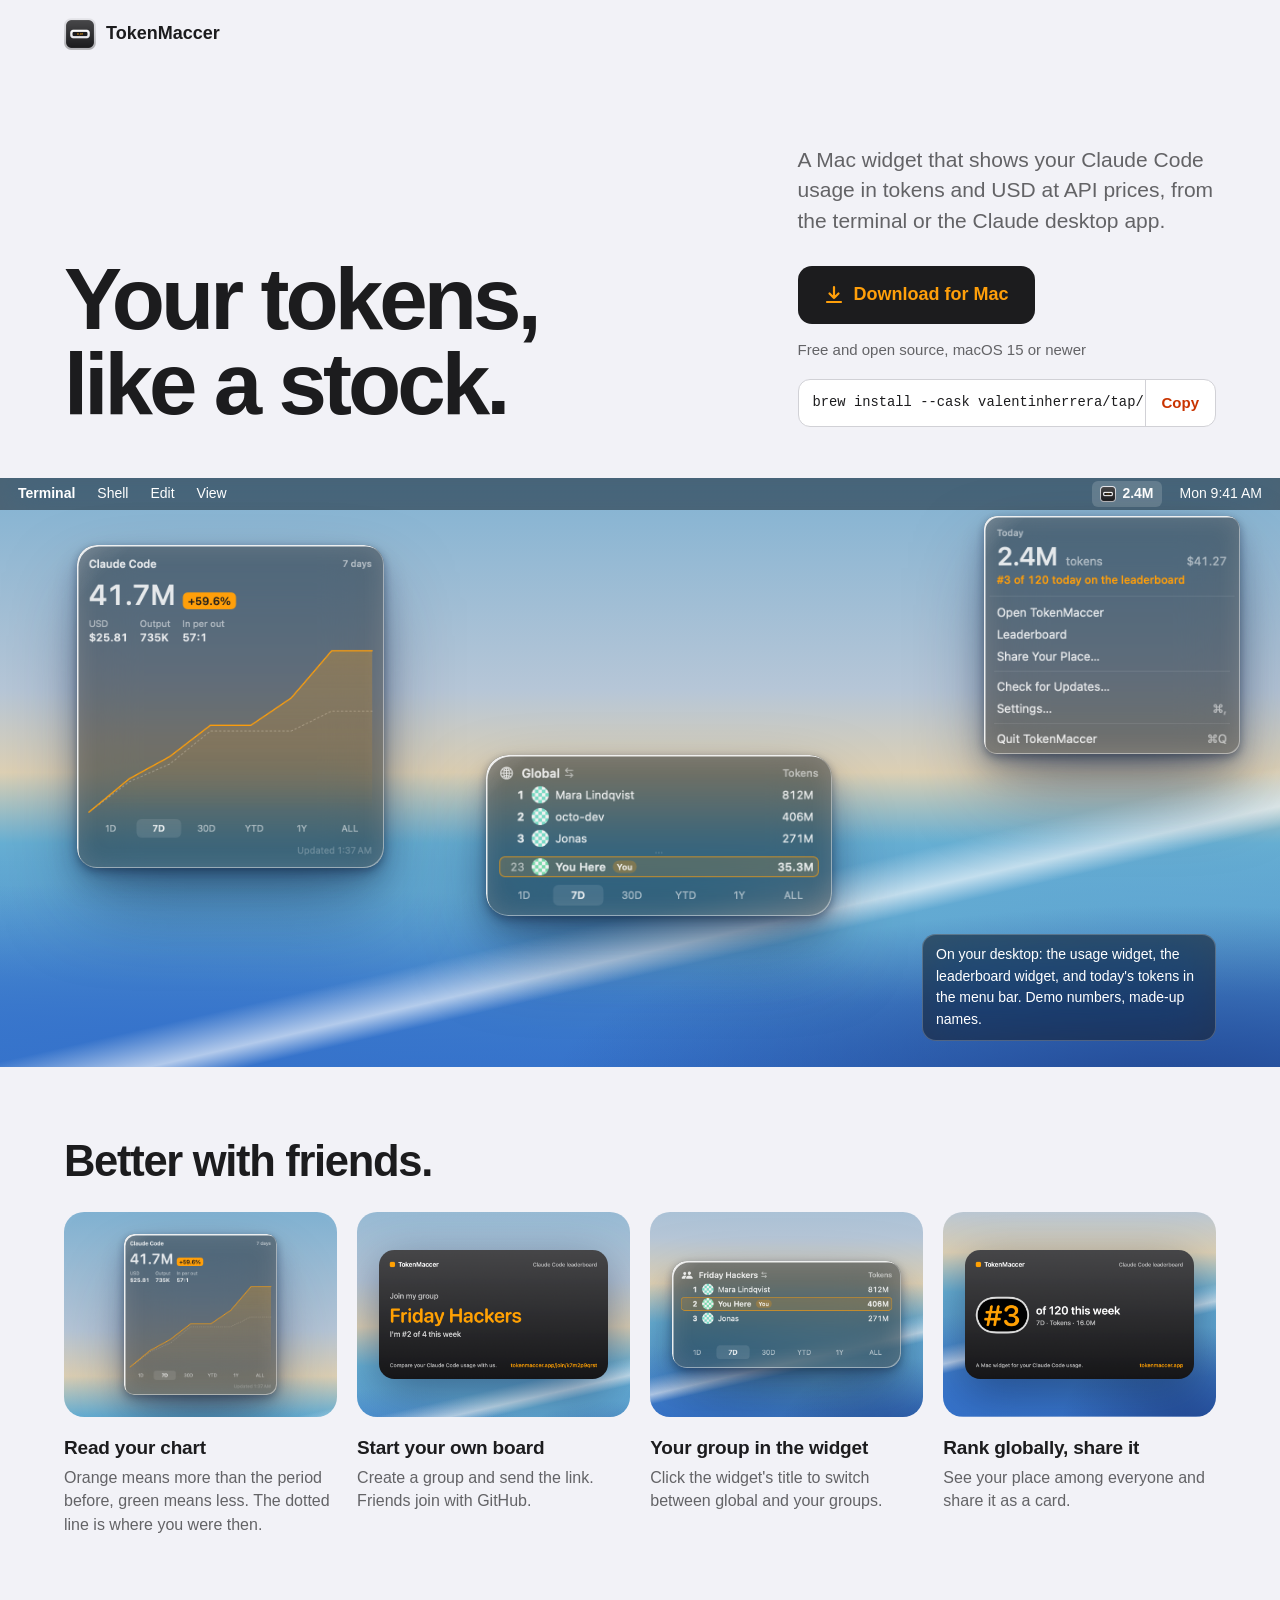
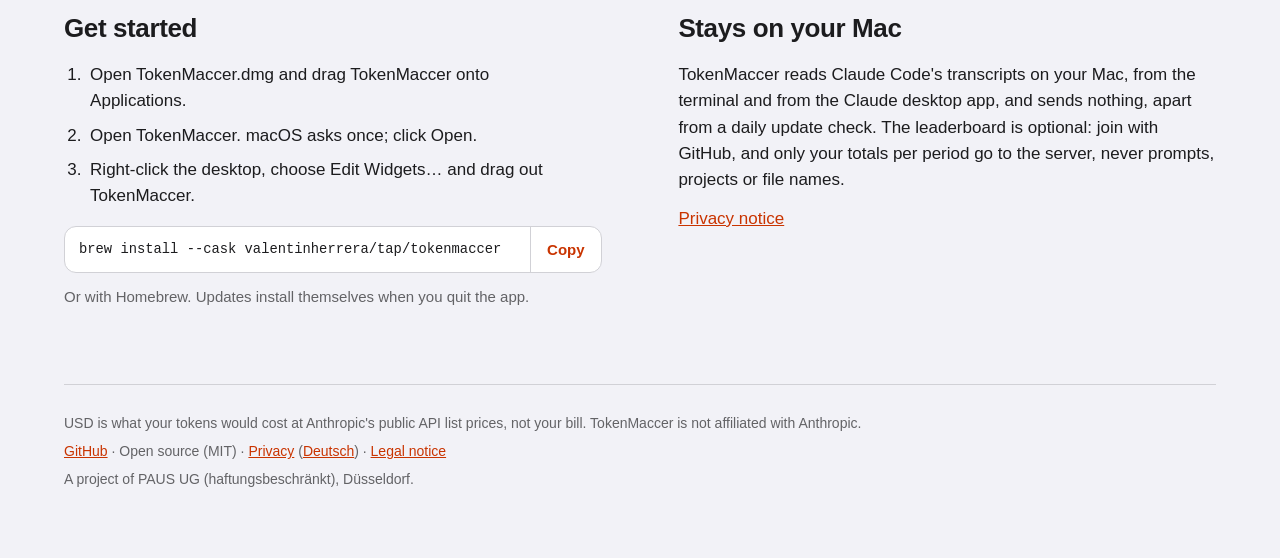
<file: docs/index.html>
<!doctype html>
<html lang="en">
<head>
<meta charset="utf-8">
<meta name="viewport" content="width=device-width, initial-scale=1">
<title>TokenMaccer for Mac</title>
<meta name="description" content="A Mac widget that shows your Claude Code usage, in the terminal or the Claude desktop app, in tokens and USD at API prices. Free, open source, for macOS 15 or newer.">
<meta name="color-scheme" content="light dark">
<link rel="icon" href="assets/icon.png">
<link rel="apple-touch-icon" href="/assets/icon.png">
<!-- Link preview (iMessage, WhatsApp, Slack, X, LinkedIn): picture from scripts/render_og_images.sh -->
<meta property="og:type" content="website">
<meta property="og:site_name" content="TokenMaccer">
<meta property="og:url" content="https://tokenmaccer.app/">
<meta property="og:title" content="TokenMaccer: your tokens, like a stock">
<meta property="og:description" content="A free Mac widget that shows your Claude Code usage, in the terminal or the Claude desktop app, in tokens and USD, with an optional leaderboard for you and your friends.">
<meta property="og:image" content="https://tokenmaccer.app/assets/og.jpg">
<meta property="og:image:type" content="image/jpeg">
<meta property="og:image:width" content="1200">
<meta property="og:image:height" content="630">
<meta property="og:image:alt" content="TokenMaccer: the usage widget and the leaderboard widget as glass on a Mac desktop">
<meta name="twitter:card" content="summary_large_image">
<!-- Static page on Vercel (tokenmaccer.app, project root docs/, routes in vercel.json). No build step, no external requests: no web fonts, no
     analytics, no third-party scripts. Screenshots are rendered from made-up demo data (scripts/make_demo.py and the
     fixtures in app/Preview), never from anyone's real usage. -->
<link rel="stylesheet" href="assets/colors.css">
<style>
  /* colours: only assets/colors.css (Graphite & Amber, plus the desk wallpaper and glass tokens). The desk and the card
     backgrounds are a light macOS-26-style wallpaper in both modes; the widgets sit on it as Liquid Glass: the pictures
     are transparent (scripts/render_site_images.sh) and the glass is drawn here, so the wallpaper shows through wherever
     a widget lies. */
  * { box-sizing: border-box; }
  html { -webkit-text-size-adjust: 100%; }
  body {
    margin: 0;
    background: var(--color-bg);
    color: var(--color-text);
    font: 17px/1.55 -apple-system, BlinkMacSystemFont, "SF Pro Text", "Helvetica Neue", Helvetica, Arial, sans-serif;
  }
  a { color: var(--color-accent); }
  a:focus-visible, button:focus-visible { outline: 3px solid var(--color-accent); outline-offset: 3px; border-radius: 4px; }
  /* full width at every size: the side gutter grows with the window instead of a fixed column */
  :root { --gutter: clamp(16px, 5vw, 96px); }
  .wrap { padding: 0 var(--gutter); }
  header { display: flex; align-items: center; justify-content: space-between; padding: 18px 0; }
  .brand { display: flex; align-items: center; gap: 10px; font-weight: 600; font-size: 18px; color: var(--color-text); text-decoration: none; }
  .brand img { width: 32px; height: 32px; }

  /* Headline */
  .intro { padding: 56px 0 40px; }
  h1 {
    font-family: -apple-system, BlinkMacSystemFont, "SF Pro Display", "Helvetica Neue", Helvetica, Arial, sans-serif;
    font-size: clamp(46px, 8.4vw, 168px); line-height: .98; letter-spacing: -0.045em; font-weight: 700;
    margin: 0 0 22px;
  }
  h1 span { display: block; }
  .lede { font-size: 21px; line-height: 1.45; color: var(--color-text-secondary); margin: 0 0 30px; max-width: 30em; }
  .cta { display: flex; flex-wrap: wrap; align-items: center; gap: 14px 20px; }
  .download {
    display: inline-flex; align-items: center; gap: 10px; background: var(--color-button-bg); color: var(--color-button-text);
    font-weight: 650; font-size: 18px; padding: 15px 26px; border-radius: 14px; text-decoration: none;
  }
  .download:hover { filter: brightness(1.08); }
  .req { color: var(--color-text-secondary); font-size: 15px; }

  /* The desk: a Mac desktop with the real widgets on it */
  .desk {
    position: relative; overflow: hidden; border-radius: 28px;
    background: var(--gradient-wallpaper);
    height: clamp(560px, 46vw, 980px); margin: 0 calc(-1 * var(--gutter)) 72px;
    border-radius: 0;
  }
  .menubar {
    position: absolute; inset: 0 0 auto 0; height: 32px; display: flex; align-items: center; gap: 22px;
    padding: 0 18px; font-size: 14px; color: var(--white);
    background: var(--glass-tint); -webkit-backdrop-filter: blur(20px) saturate(1.6); backdrop-filter: blur(20px) saturate(1.6);
  }
  .menubar .app { font-weight: 700; }
  .menubar .menu { color: var(--white); }
  .menubar .right { margin-left: auto; display: flex; align-items: center; gap: 18px; }
  .menubar .ticker {
    display: inline-flex; align-items: center; gap: 6px; padding: 2px 8px; border-radius: 6px;
    background: rgba(255,255,255,.16); font-weight: 600; font-variant-numeric: tabular-nums; white-space: nowrap;
  }
  .menubar .ticker img { width: 16px; height: 16px; }
  .menubar .clock { font-variant-numeric: tabular-nums; white-space: nowrap; }
  /* Liquid Glass: blur and saturate the wallpaper behind the picture, a graphite veil for white text, a light top sheen,
     a fine bright rim. Corner radius as on macOS (6.5 % of the width), written per shape so corners stay circular. */
  .glass {
    background: var(--glass-sheen), var(--glass-tint);
    -webkit-backdrop-filter: blur(28px) saturate(1.5); backdrop-filter: blur(28px) saturate(1.5);
    box-shadow:
      inset 2px 2px 0 -0.5px var(--glass-highlight), inset -1.5px -1.5px 0 -0.5px var(--glass-rim-low),
      inset 0 0 0 1px var(--glass-edge), inset 0 0 24px var(--glass-glow),
      0 3px 8px var(--glass-shadow-near), 0 14px 30px -4px var(--glass-shadow-near), 0 40px 80px -12px var(--glass-shadow);
  }
  .glass.large { border-radius: 6.5% / 6.2%; }     /* 728 x 764 */
  .glass.medium { border-radius: 6.5% / 13.9%; }   /* 728 x 340 */
  .glass.panel { border-radius: 5% / 5.4%; }       /* 560 x 520 */
  .desk > img { position: absolute; height: auto; display: block; }
  .w-usage { left: max(6%, var(--gutter)); top: calc(32px + 6%); width: clamp(300px, 24vw, 470px); }
  .w-board { left: 38%; top: 47%; width: clamp(330px, 27vw, 530px); }
  /* the menu bar panel opens under its item */
  .w-panel { right: max(18px, calc(var(--gutter) - 24px)); top: 38px; width: clamp(250px, 20vw, 390px); }
  .desk .note {
    position: absolute; right: var(--gutter); bottom: 26px; margin: 0; max-width: 21em; padding: 10px 14px; border-radius: 14px;
    font-size: 14px; color: var(--white);
    background: var(--glass-tint-strong); -webkit-backdrop-filter: blur(24px) saturate(1.6); backdrop-filter: blur(24px) saturate(1.6);
    box-shadow: inset 0 0 0 1px var(--glass-edge);
  }

  /* Copy field: the brew command (and the page link on a phone) on one line that scrolls, with a 44 pt button */
  .copy { display: flex; align-items: stretch; max-width: 100%; border: 1px solid var(--color-border); border-radius: 12px; background: var(--color-surface); }
  .copy code { flex: 1 1 auto; min-width: 0; overflow-x: auto; white-space: nowrap; padding: 12px 14px; align-self: center; scrollbar-width: none; }
  .copy code::-webkit-scrollbar { display: none; }
  .copy button {
    flex: none; min-height: 44px; min-width: 44px; padding: 0 16px; border: 0; border-left: 1px solid var(--color-border);
    border-radius: 0 11px 11px 0; background: transparent; color: var(--color-accent); font: inherit; font-size: 15px; font-weight: 600; cursor: pointer;
  }
  .intro .copy { margin-top: 18px; width: min(100%, 34em); font-size: 15px; }
  .more .copy { margin-top: 16px; font-size: 15px; }
  .sr { position: absolute; width: 1px; height: 1px; overflow: hidden; clip: rect(0 0 0 0); white-space: nowrap; }
  /* a phone cannot run the app: offer the link for the Mac instead (touch-only screens) */
  .phone { display: none; margin: 18px 0 0; max-width: 34em; }
  .phone p { margin: 0 0 8px; color: var(--color-text-secondary); font-size: 15px; }
  @media (hover: none) and (pointer: coarse) {
    .phone { display: block; }
    .intro .copy.brew { display: none; }
  }

  /* Better with friends: four cards, each a real render on its own stretch of the wallpaper and one line */
  .friends { padding: 0 0 72px; }
  .friends h2 { font-size: clamp(30px, 3.4vw, 52px); letter-spacing: -0.03em; line-height: 1.05; margin: 0 0 28px; }
  .cards { display: grid; grid-template-columns: repeat(4, minmax(0, 1fr)); gap: clamp(14px, 1.6vw, 28px); margin: 0; padding: 0; list-style: none; }
  .cards li { display: flex; flex-direction: column; }
  .shot {
    display: flex; align-items: center; justify-content: center; aspect-ratio: 4 / 3; padding: 8%;
    background: var(--gradient-wallpaper); background-size: 100% 160%; border-radius: 20px; overflow: hidden;
  }
  .cards li:nth-child(1) .shot { background-position: 0 0; }
  .cards li:nth-child(2) .shot { background-position: 0 40%; }
  .cards li:nth-child(3) .shot { background-position: 0 75%; }
  .cards li:nth-child(4) .shot { background-position: 0 100%; }
  .shot img { display: block; max-width: 100%; max-height: 100%; width: auto; height: auto; }
  .shot img.round { filter: drop-shadow(0 14px 24px var(--glass-shadow)); }
  .shot img.round { border-radius: clamp(10px, 1.2vw, 18px); }
  .cards h3 { font-size: 19px; letter-spacing: -0.01em; margin: 16px 0 4px; }
  .cards p { margin: 0; color: var(--color-text-secondary); font-size: 16px; line-height: 1.45; }

  /* Below the desk: install and privacy, side by side */
  .more { display: grid; grid-template-columns: 1fr 1fr; gap: clamp(36px, 6vw, 120px); padding: 0 0 64px; }
  h2 { font-size: 26px; letter-spacing: -0.015em; margin: 0 0 14px; }
  .steps { margin: 0; padding-left: 1.3em; max-width: 30em; }
  .steps li { padding-left: 4px; }
  .steps li + li { margin-top: 8px; }
  .more p { margin: 0 0 12px; max-width: 32em; }
  .more > section { min-width: 0; } /* else the one-line brew command widens the column past the screen */
  .quiet { color: var(--color-text-secondary); font-size: 15px; }
  code { font-family: ui-monospace, "SF Mono", Menlo, monospace; font-size: .92em; }

  footer { border-top: 1px solid var(--color-border); padding: 28px 0 44px; color: var(--color-text-secondary); font-size: 14px; }
  footer p { margin: 0 0 6px; }


  @media (min-width: 1280px) {
    .intro { display: grid; grid-template-columns: minmax(0, 1.6fr) minmax(0, 1fr); grid-template-areas: "h1 lede" "h1 cta" "h1 copy";
      column-gap: clamp(40px, 5vw, 120px); align-items: end; padding: clamp(56px, 6vw, 120px) 0 clamp(40px, 4vw, 80px); }
    .intro h1 { grid-area: h1; margin: 0; font-size: clamp(84px, 6.8vw, 160px); }
    .intro .lede { grid-area: lede; align-self: end; font-size: clamp(21px, 1.3vw, 26px); }
    .intro .cta { grid-area: cta; align-self: start; }
    .intro .copy.brew, .intro .phone { grid-area: copy; align-self: start; }
  }
  @media (max-width: 1000px) {
    .w-usage { left: 3%; width: 300px; }
    .w-board { left: auto; right: 3%; top: 330px; width: 330px; }
    .w-panel { width: 250px; }
    .desk .note { left: 3%; right: auto; bottom: 22px; max-width: 18em; }
    .cards { grid-template-columns: repeat(2, minmax(0, 1fr)); row-gap: 32px; }
  }
  /* phone: the widgets stack, the panel stays in the menu bar */
  @media (max-width: 700px) {
    .intro { padding: 28px 0 28px; }
    .lede { font-size: 18px; }
    .desk { height: auto; padding: 56px 16px 20px; border-radius: 22px; margin: 0 0 48px; box-shadow: 0 30px 80px rgba(28,28,30,.28); }
    .desk > img { position: static; margin: 0 auto 18px; max-width: 100%; }
    .w-usage { width: 300px; }
    .w-board { width: 100%; max-width: 364px; }
    .w-panel { display: none !important; }
    .menubar { gap: 14px; padding: 0 12px; font-size: 13px; }
    .menubar .menu { display: none; }
    .desk .note { position: static; text-align: center; margin: 4px auto 0; }
    .more { grid-template-columns: 1fr; gap: 36px; }
    .cards { grid-template-columns: 1fr; row-gap: 28px; }
    .friends { padding-bottom: 56px; }
  }
</style>
</head>
<body>
<div class="wrap">
  <header>
    <a class="brand" href="/"><img src="assets/icon.png" alt="">TokenMaccer</a>
  </header>

  <main>
    <div class="intro">
      <h1><span>Your tokens,</span> <span>like a stock.</span></h1>
      <p class="lede">A Mac widget that shows your Claude Code usage in tokens and USD at API prices, from the terminal or the Claude desktop app.</p>
      <div class="cta">
        <a class="download" href="https://github.com/valentinherrera/tokenmaccer/releases/latest/download/TokenMaccer.dmg">
          <svg width="20" height="20" viewBox="0 0 20 20" aria-hidden="true"><path d="M10 2v11m0 0-4.5-4.5M10 13l4.5-4.5M3 17h14" fill="none" stroke="currentColor" stroke-width="2.2" stroke-linecap="round" stroke-linejoin="round"/></svg>
          Download for Mac
        </a>
        <span class="req">Free and open source, macOS 15 or newer</span>
      </div>
      <div class="copy brew">
        <code>brew install --cask valentinherrera/tap/tokenmaccer</code>
        <button type="button" data-copy="brew install --cask valentinherrera/tap/tokenmaccer">Copy</button>
      </div>
      <div class="phone">
        <p>TokenMaccer runs on a Mac. Copy the link and open it there.</p>
        <div class="copy">
          <code>tokenmaccer.app</code>
          <button type="button" data-copy="https://tokenmaccer.app">Copy link</button>
        </div>
      </div>
    </div>

    <div class="desk" role="img" aria-labelledby="desk-note">
      <div class="menubar" aria-hidden="true">
        <span class="app">Terminal</span>
        <span class="menu">Shell</span>
        <span class="menu">Edit</span>
        <span class="menu">View</span>
        <span class="right">
          <span class="ticker"><img src="assets/icon.png" alt="">2.4M</span>
          <span class="clock">Mon 9:41 AM</span>
        </span>
      </div>
      <img class="w-usage glass large" src="assets/widget-dark-en.png" width="728" height="764" alt="">
      <img class="w-board glass medium" src="assets/board-widget-dark-en.png" width="728" height="340" alt="">
      <img class="w-panel glass panel" src="assets/menubar-dark-en.png" width="560" height="520" alt="">
      <p class="note" id="desk-note">On your desktop: the usage widget, the leaderboard widget, and today's tokens in the menu bar. Demo numbers, made-up names.</p>
    </div>

    <section class="friends" aria-labelledby="friends-h">
      <h2 id="friends-h">Better with friends.</h2>
      <ol class="cards">
        <li>
          <div class="shot"><img class="glass large" src="assets/widget-dark-en.png" width="728" height="764" alt="" loading="lazy"></div>
          <h3>Read your chart</h3>
          <p>Orange means more than the period before, green means less. The dotted line is where you were then.</p>
        </li>
        <li>
          <div class="shot"><img class="round" src="assets/invite-card-en.png" width="800" height="453" alt="" loading="lazy"></div>
          <h3>Start your own board</h3>
          <p>Create a group and send the link. Friends join with GitHub.</p>
        </li>
        <li>
          <div class="shot"><img class="glass medium" src="assets/group-widget-dark-en.png" width="728" height="340" alt="" loading="lazy"></div>
          <h3>Your group in the widget</h3>
          <p>Click the widget's title to switch between global and your groups.</p>
        </li>
        <li>
          <div class="shot"><img class="round" src="assets/share-card-en.png" width="800" height="453" alt="" loading="lazy"></div>
          <h3>Rank globally, share it</h3>
          <p>See your place among everyone and share it as a card.</p>
        </li>
      </ol>
    </section>

    <div class="more">
      <section>
        <h2>Get started</h2>
        <ol class="steps">
          <li>Open TokenMaccer.dmg and drag TokenMaccer onto Applications.</li>
          <li>Open TokenMaccer. macOS asks once; click Open.</li>
          <li>Right-click the desktop, choose Edit Widgets… and drag out TokenMaccer.</li>
        </ol>
        <!-- The cask lives in github.com/valentinherrera/homebrew-tap (Casks/tokenmaccer.rb), generated by
             scripts/release.sh from packaging/homebrew/tokenmaccer.rb. -->
        <div class="copy">
          <code>brew install --cask valentinherrera/tap/tokenmaccer</code>
          <button type="button" data-copy="brew install --cask valentinherrera/tap/tokenmaccer">Copy</button>
        </div>
        <p class="quiet" style="margin-top:12px">Or with Homebrew. Updates install themselves when you quit the app.</p>
      </section>
      <section id="privacy">
        <h2>Stays on your Mac</h2>
        <p>TokenMaccer reads Claude Code's transcripts on your Mac, from the terminal and from the Claude desktop app, and sends nothing, apart from a daily update check. The leaderboard is optional: join with GitHub, and only your totals per period go to the server, never prompts, projects or file names.</p>
        <p><a href="/privacy">Privacy notice</a></p>
      </section>
    </div>
  </main>

  <footer>
    <p>USD is what your tokens would cost at Anthropic's public API list prices, not your bill. TokenMaccer is not affiliated with Anthropic.</p>
    <p><a href="https://github.com/valentinherrera/tokenmaccer">GitHub</a> · Open source (MIT) · <a href="/privacy">Privacy</a> (<a href="/privacy/de" hreflang="de" lang="de">Deutsch</a>) · <a href="/impressum">Legal notice</a></p>
    <p>A project of PAUS UG (haftungsbeschränkt), Düsseldorf.</p>
  </footer>
</div>
<p class="sr" id="copied" aria-live="polite"></p>
<script>
  // Copy buttons: the clipboard API, else select the text so it can be copied by hand. The result is announced
  // through the live region and shown on the button for two seconds.
  (function () {
    var live = document.getElementById('copied');
    var w = ['Copied', 'Select and copy'];
    document.querySelectorAll('[data-copy]').forEach(function (b) {
      var original = b.innerHTML;
      function show(ok) {
        b.textContent = ok ? w[0] : w[1];
        live.textContent = '';
        setTimeout(function () { live.textContent = ok ? w[0] : w[1]; }, 50);
        clearTimeout(b._t);
        b._t = setTimeout(function () { b.innerHTML = original; }, 2000);
      }
      function select() {
        var code = b.parentNode.querySelector('code');
        var r = document.createRange(); r.selectNodeContents(code);
        var s = window.getSelection(); s.removeAllRanges(); s.addRange(r);
        show(false);
      }
      b.addEventListener('click', function () {
        var text = b.getAttribute('data-copy');
        if (navigator.clipboard && window.isSecureContext) {
          navigator.clipboard.writeText(text).then(function () { show(true); }, select);
        } else { select(); }
      });
    });
  })();
</script>
</body>
</html>
</file>
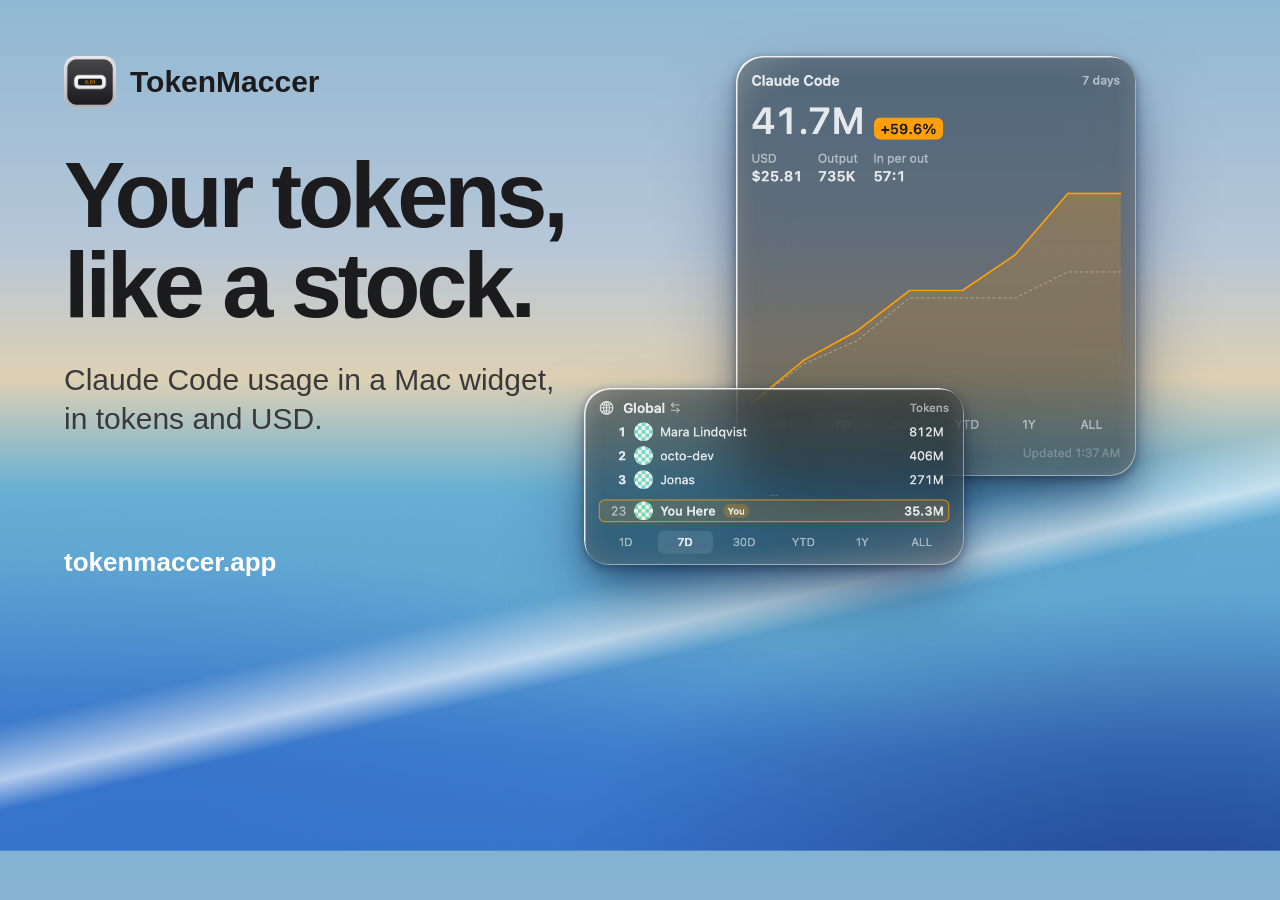
<file: scripts/og/og.html>
<!doctype html>
<html lang="en">
<head>
<meta charset="utf-8">
<!-- Source of the link previews (Open Graph, 1200 x 630): docs/assets/og.jpg (?v=home) and og-invite.jpg (?v=invite).
     Rendered by scripts/render_og_images.sh; not deployed. Same colour tokens and widget renders as the website. -->
<link rel="stylesheet" href="../../docs/assets/colors.css">
<style>
  * { box-sizing: border-box; }
  html, body { margin: 0; }
  body {
    width: 1200px; height: 630px; overflow: hidden; position: relative;
    background: var(--gradient-wallpaper); background-size: 100% 150%; background-position: 0 30%;
    font-family: -apple-system, BlinkMacSystemFont, "SF Pro Display", "Helvetica Neue", Helvetica, Arial, sans-serif;
    color: var(--graphite-900);
  }
  .brand { position: absolute; left: 64px; top: 56px; display: flex; align-items: center; gap: 14px; font-size: 30px; font-weight: 650; }
  .brand img { width: 52px; height: 52px; }
  h1 { position: absolute; left: 64px; top: 150px; margin: 0; font-size: 92px; line-height: .98; letter-spacing: -0.045em; font-weight: 700; width: 560px; }
  .sub { position: absolute; left: 64px; top: 360px; margin: 0; width: 520px; font-size: 30px; line-height: 1.3; color: var(--graphite-700); font-weight: 500; }
  .url { position: absolute; left: 64px; bottom: 52px; margin: 0; font-size: 26px; font-weight: 650; color: var(--white); }
  .glass {
    position: absolute; display: block; height: auto;
    background: var(--glass-sheen), var(--glass-tint);
    -webkit-backdrop-filter: blur(28px) saturate(1.5); backdrop-filter: blur(28px) saturate(1.5);
    box-shadow:
      inset 2px 2px 0 -0.5px var(--glass-highlight), inset -1.5px -1.5px 0 -0.5px var(--glass-rim-low),
      inset 0 0 0 1px var(--glass-edge), inset 0 0 24px var(--glass-glow),
      0 3px 8px var(--glass-shadow-near), 0 14px 30px -4px var(--glass-shadow-near), 0 40px 80px -12px var(--glass-shadow);
  }
  .glass.large { border-radius: 6.5% / 6.2%; }
  .glass.medium { border-radius: 6.5% / 13.9%; }
  .usage { right: 64px; top: 56px; width: 400px; }
  .board { right: 236px; top: 388px; width: 380px; }
  .invite .group { right: 64px; top: 150px; width: 520px; }
  [hidden] { display: none !important; }
</style>
</head>
<body>
  <div class="brand"><img src="../../docs/assets/icon.png" alt="">TokenMaccer</div>
  <div id="home">
    <h1>Your tokens, like a stock.</h1>
    <p class="sub">Claude Code usage in a Mac widget, in tokens and USD.</p>
    <img class="glass large usage" src="../../docs/assets/widget-dark-en.png" alt="">
    <img class="glass medium board" src="../../docs/assets/board-widget-dark-en.png" alt="">
  </div>
  <div id="invite" class="invite" hidden>
    <h1>You're invited to a group.</h1>
    <p class="sub">Compare your Claude Code usage with friends, right in a Mac widget.</p>
    <img class="glass medium group" src="../../docs/assets/group-widget-dark-en.png" alt="">
  </div>
  <p class="url">tokenmaccer.app</p>
  <script>
    if (new URLSearchParams(location.search).get('v') === 'invite') {
      document.getElementById('home').hidden = true;
      document.getElementById('invite').hidden = false;
    }
  </script>
</body>
</html>
</file>
<file: docs/assets/colors.css>
/* Source: farbsystem-graphit-amber.css, the "Graphite & Amber" colour system (Valentin, 02.11.2026), copied unchanged below.
   docs/index.html uses only its semantic roles (--color-*); change the palette there, not in the page. */

/* Farbsystem: Graphit & Amber
   Abgeleitet vom App-Icon (Farbsystem B) und von Apples Systemfarben.
   Amber nur auf dunklem Grund; auf hellem Grund --amber-text verwenden. */

:root {
  /* Palette */
  --graphite-900: #1C1C1E;
  --graphite-800: #2C2C2E;
  --graphite-700: #3A3A3C;
  --graphite-600: #48484A;
  --gray-500: #636366;
  --gray-400: #8E8E93;
  --gray-300: #AEAEB2;
  --gray-200: #C7C7CC;
  --gray-100: #D1D1D6;
  --gray-50: #E5E5EA;
  --gray-25: #F2F2F7;
  --white: #FFFFFF;
  --amber: #FF9F0A;
  --amber-text: #C93400;

  /* Verläufe aus dem Icon */
  --gradient-field: linear-gradient(180deg, #48484A 0%, #1C1C1E 100%);
  --gradient-frame: linear-gradient(180deg, #E5E5EA 0%, #AEAEB2 100%);
  --gradient-display: linear-gradient(180deg, #FFFFFF 0%, #E5E5EA 100%);

  /* Semantische Rollen – Light */
  --color-bg: var(--gray-25);
  --color-surface: var(--white);
  --color-text: var(--graphite-900);
  --color-text-secondary: var(--gray-500);
  --color-border: var(--gray-100);
  --color-accent: var(--amber-text);
  --color-button-bg: var(--graphite-900);
  --color-button-text: var(--amber);

  color-scheme: light dark;
}

@media (prefers-color-scheme: dark) {
  :root:not([data-theme="light"]) {
    --color-bg: var(--graphite-900);
    --color-surface: var(--graphite-800);
    --color-text: var(--white);
    --color-text-secondary: var(--gray-300);
    --color-border: var(--graphite-700);
    --color-accent: var(--amber);
    --color-button-bg: var(--amber);
    --color-button-text: var(--graphite-900);
  }
}

:root[data-theme="dark"] {
  --color-bg: var(--graphite-900);
  --color-surface: var(--graphite-800);
  --color-text: var(--white);
  --color-text-secondary: var(--gray-300);
  --color-border: var(--graphite-700);
  --color-accent: var(--amber);
  --color-button-bg: var(--amber);
  --color-button-text: var(--graphite-900);
}

/* Schreibtisch (Website, Valentin 03.11.2026): heller Hintergrund nach dem macOS-26-Schreibtisch (Himmelblau, Sandhorizont,
   Cyan-/Kobaltwellen, eigener Verlauf, kein Apple-Bild) und Liquid Glass darüber. Reine Dekoration, keine Bedeutung,
   kein Amber. Glas = Graphit 52 % über dem unscharfen, gesättigten Hintergrund (Valentin 03.11.2026: „mittel“): weiße
   Schrift gemessen im Browser (colorkit, WCAG) 3,4–4,0:1, also 3:1 für große Zahlen erfüllt, kleine Beschriftungen
   darunter; Valentins echte Mac-Widgets: 2,0–2,9:1. Fließtext auf dem Schreibtisch auf --glass-tint-strong: 6,6–9,1:1. */
:root {
  --wall-sky: #81B2D2;     /* oklch(0.74 0.07 238) */
  --wall-haze: #B6C6D7;    /* oklch(0.82 0.03 250) */
  --wall-sand: #DDD0B4;    /* oklch(0.86 0.04 85) */
  --wall-cyan: #67AFD3;    /* oklch(0.72 0.09 232) */
  --wall-cobalt: #3673CB;  /* oklch(0.56 0.15 258) */
  --wall-deep: #234993;    /* oklch(0.42 0.13 262) */
  --gradient-wallpaper:
    radial-gradient(70% 45% at 92% 104%, var(--wall-deep) 0%, rgba(35,73,147,0) 70%),
    linear-gradient(167deg, rgba(255,255,255,0) 66%, rgba(255,255,255,.62) 70.5%, rgba(255,255,255,0) 73%),
    radial-gradient(90% 38% at 12% 96%, var(--wall-cobalt) 0%, rgba(54,115,203,0) 72%),
    radial-gradient(120% 22% at 60% 74%, rgba(103,175,211,.85) 0%, rgba(103,175,211,0) 70%),
    linear-gradient(180deg, var(--wall-sky) 0%, var(--wall-haze) 36%, var(--wall-sand) 50%, var(--wall-cyan) 62%, var(--wall-cobalt) 100%);
  --glass-tint: rgba(28, 28, 30, .52);
  --glass-tint-strong: rgba(28, 28, 30, .58); /* Fließtext auf dem Schreibtisch, auch über dem Lichtstreif */
  --glass-sheen: linear-gradient(135deg, rgba(255,255,255,.14) 0%, rgba(255,255,255,0) 9%);
  --glass-edge: rgba(255, 255, 255, .22);
  --glass-highlight: rgba(255, 255, 255, .85); /* Lichtkante oben links */
  --glass-rim-low: rgba(255, 255, 255, .28);   /* schwache Kante unten rechts */
  --glass-glow: rgba(255, 255, 255, .14);      /* Innenleuchten am Rand */
  --glass-shadow-near: rgba(10, 24, 52, .38);  /* naher, scharfer Schatten: hebt ab */
  --glass-shadow: rgba(14, 34, 72, .50);       /* weiter, weicher Schatten */
}
</file>
